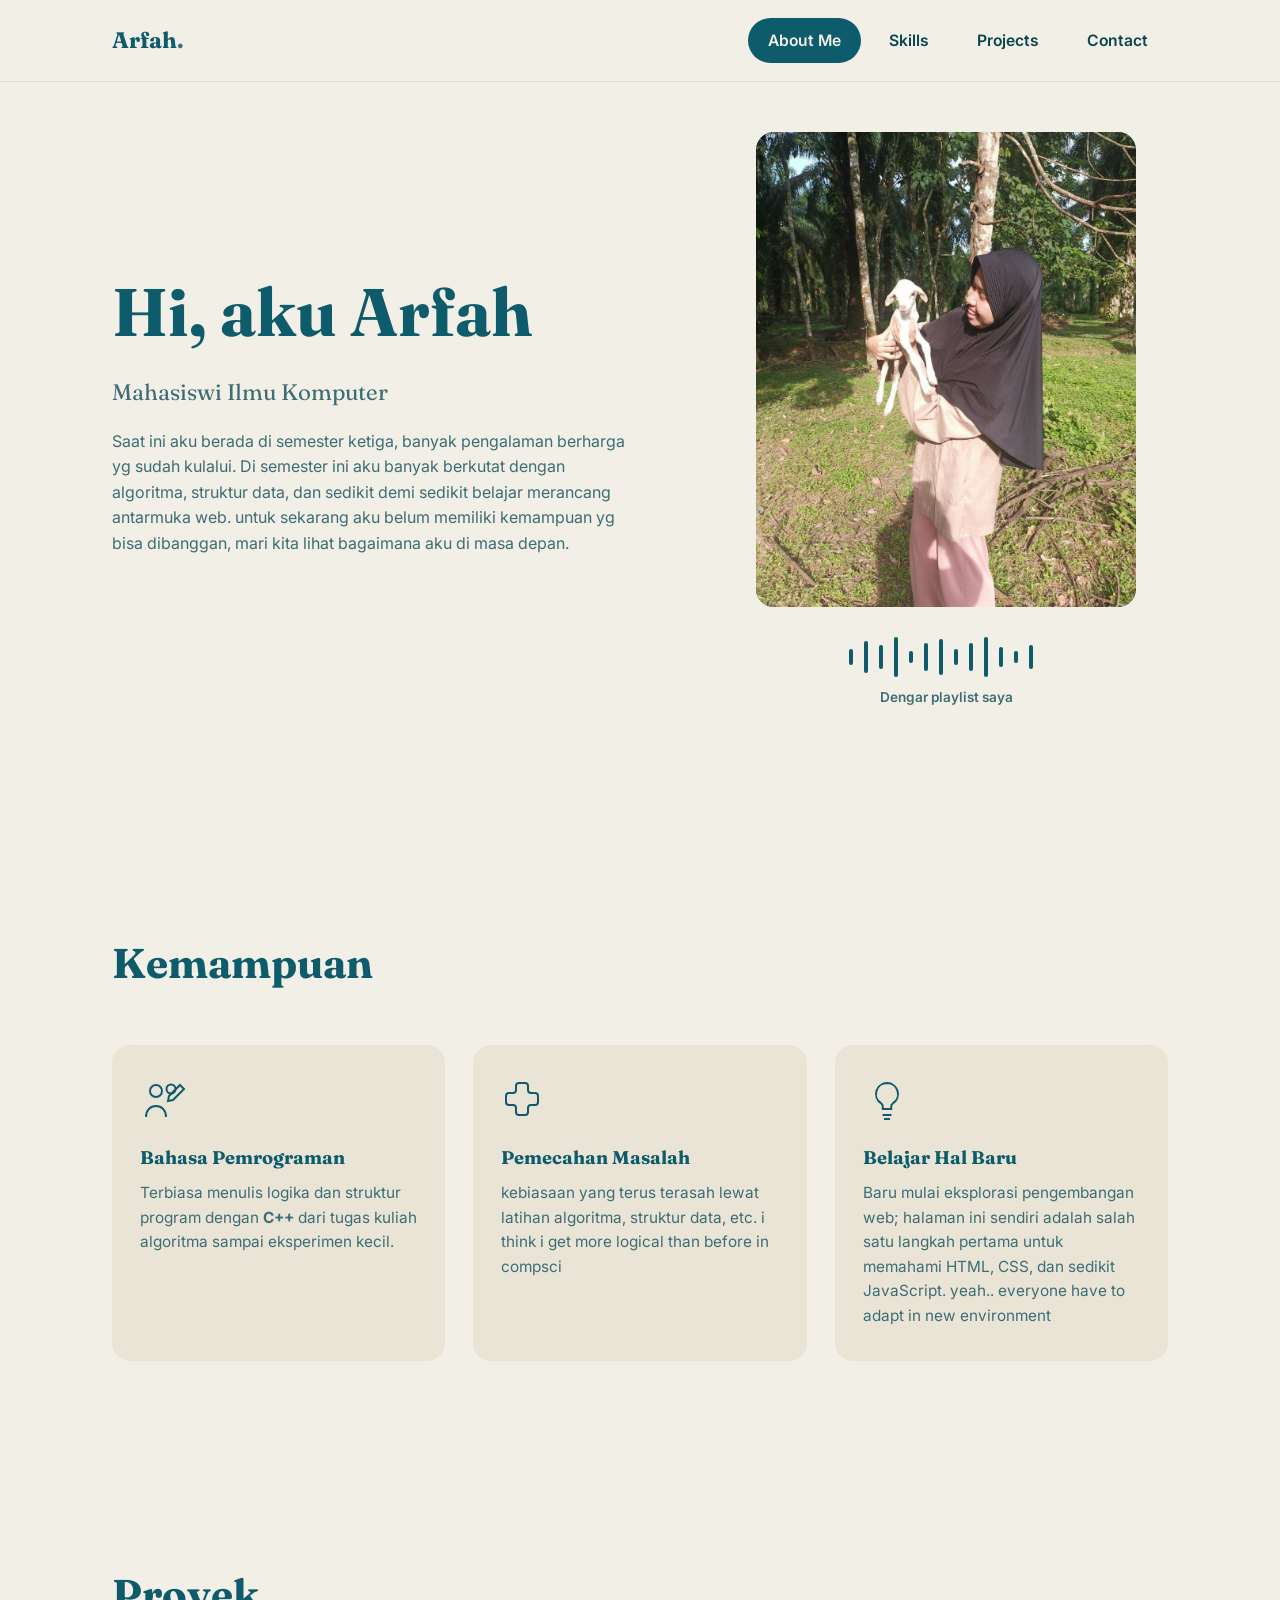
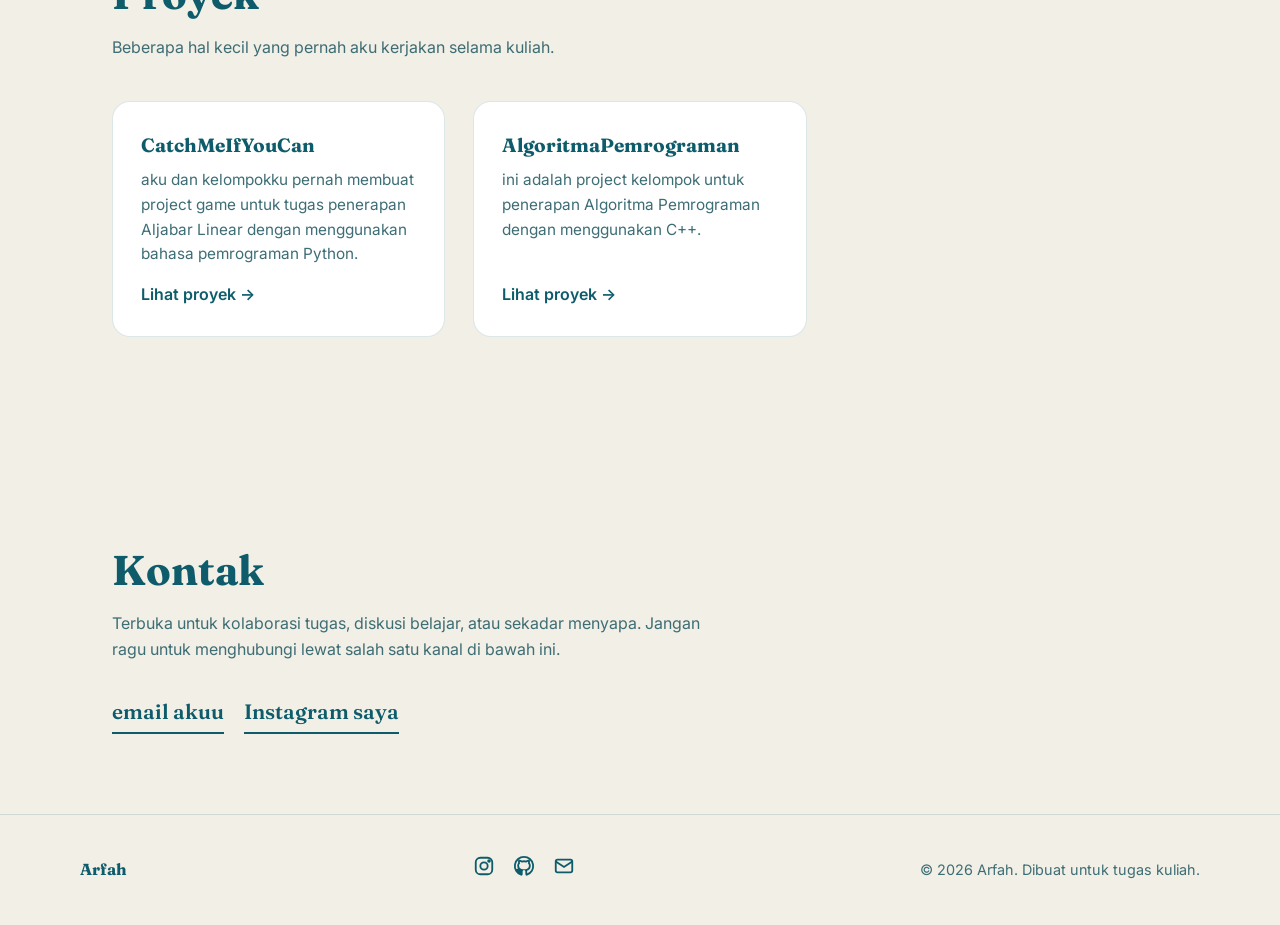
<file: index.html>
<!DOCTYPE html>
<html lang="id">
<head>
<meta charset="UTF-8">
<meta name="viewport" content="width=device-width, initial-scale=1.0">
<title>Arfah — Portofolio</title>
<link rel="preconnect" href="https://fonts.googleapis.com">
<link rel="preconnect" href="https://fonts.gstatic.com" crossorigin>
<link href="https://fonts.googleapis.com/css2?family=Fraunces:opsz,wght@9..144,400;9..144,600;9..144,700&family=Inter:wght@400;500;600;700&display=swap" rel="stylesheet">
<link rel="stylesheet" href="style.css">
</head>
<body>
 
<header class="topbar" id="topbar">
  <div class="topbar__inner">
    <a href="#about" class="brand">Arfah<span class="brand__dot">.</span></a>
    <nav class="nav" id="nav">
      <a href="#about" class="nav__link" data-section="about">About Me</a>
      <a href="#skills" class="nav__link" data-section="skills">Skills</a>
      <a href="#projects" class="nav__link" data-section="projects">Projects</a>
      <a href="#contact" class="nav__link" data-section="contact">Contact</a>
    </nav>
    <button class="nav-toggle" id="navToggle" aria-label="Buka menu" aria-expanded="false">
      <span></span><span></span><span></span>
    </button>
  </div>
</header>
 
<main>
 
  <!-- ABOUT -->
  <section id="about" class="section about">
    <div class="about__text">
      <h1 class="about__title">Hi, aku Arfah</h1>
      <p class="about__role">Mahasiswi Ilmu Komputer</p>
      <p class="about__desc">
        Saat ini aku berada di semester ketiga, banyak pengalaman berharga yg sudah kulalui.
        Di semester ini aku banyak berkutat dengan algoritma, struktur data,
        dan sedikit demi sedikit belajar merancang antarmuka web.
        untuk sekarang aku belum memiliki kemampuan yg bisa dibanggan, mari kita lihat bagaimana aku di masa depan.
      </p>
    </div>
    <div class="about__media">
      <div class="photo-box">
        <img src="arfah&mbek.jpg" alt="Foto Arfah">
      </div>
      <a href="https://open.spotify.com/user/31gzqc42ki2uyovnja562tnfj3da" class="waveform-link" target="_blank" rel="noopener">
        <svg class="waveform" viewBox="0 0 200 40" aria-hidden="true">
          <g stroke="currentColor" stroke-width="4" stroke-linecap="round">
            <line x1="5" y1="14" x2="5" y2="26"/>
            <line x1="20" y1="6" x2="20" y2="34"/>
            <line x1="35" y1="10" x2="35" y2="30"/>
            <line x1="50" y1="2" x2="50" y2="38"/>
            <line x1="65" y1="16" x2="65" y2="24"/>
            <line x1="80" y1="8" x2="80" y2="32"/>
            <line x1="95" y1="4" x2="95" y2="36"/>
            <line x1="110" y1="14" x2="110" y2="26"/>
            <line x1="125" y1="8" x2="125" y2="32"/>
            <line x1="140" y1="2" x2="140" y2="38"/>
            <line x1="155" y1="12" x2="155" y2="28"/>
            <line x1="170" y1="16" x2="170" y2="24"/>
            <line x1="185" y1="10" x2="185" y2="30"/>
          </g>
        </svg>
        <span class="waveform-link__label">Dengar playlist saya</span>
      </a>
    </div>
  </section>
 
  <!-- SKILLS -->
  <section id="skills" class="section skills">
    <h2 class="section__heading">Kemampuan</h2>
    <div class="skills__grid">
 
      <div class="skill-card">
        <div class="skill-card__icon">
          <svg viewBox="0 0 48 48" fill="none" stroke="currentColor" stroke-width="2">
            <circle cx="16" cy="14" r="6"/>
            <path d="M6 40c0-7 4.5-11 10-11s10 4 10 11"/>
            <circle cx="31" cy="12" r="4.5"/>
            <path d="M40 8l4 4-11 11-5 1 1-5z"/>
          </svg>
        </div>
        <h3>Bahasa Pemrograman</h3>
        <p>Terbiasa menulis logika dan struktur program dengan <strong>C++</strong>
         dari tugas kuliah algoritma sampai eksperimen kecil.</p>
      </div>
 
      <div class="skill-card">
        <div class="skill-card__icon">
          <svg viewBox="0 0 48 48" fill="none" stroke="currentColor" stroke-width="2">
            <path d="M18 6h6a3 3 0 013 3v4a3 3 0 003 3h4a3 3 0 013 3v6a3 3 0 01-3 3h-4a3 3 0 00-3 3v4a3 3 0 01-3 3h-6a3 3 0 01-3-3v-4a3 3 0 00-3-3H8a3 3 0 01-3-3v-6a3 3 0 013-3h4a3 3 0 003-3V9a3 3 0 013-3z"/>
          </svg>
        </div>
        <h3>Pemecahan Masalah</h3>
        <p>kebiasaan yang terus terasah lewat latihan algoritma, struktur data, etc.
           i think i get more logical than before in compsci
        </p>
      </div>
 
      <div class="skill-card">
        <div class="skill-card__icon">
          <svg viewBox="0 0 48 48" fill="none" stroke="currentColor" stroke-width="2">
            <path d="M24 6a11 11 0 00-6 20.2c1.1.8 1.8 2 1.8 3.3V32h8.4v-2.5c0-1.3.7-2.5 1.8-3.3A11 11 0 0024 6z"/>
            <path d="M19.5 38h9M21 42h6"/>
          </svg>
        </div>
        <h3>Belajar Hal Baru</h3>
        <p>Baru mulai eksplorasi pengembangan web; halaman ini sendiri adalah salah satu
          langkah pertama untuk memahami HTML, CSS, dan sedikit JavaScript. yeah.. everyone have to adapt in new environment</p>
      </div>
 
    </div>
  </section>
 
  <!-- PROJECTS -->
  <section id="projects" class="section projects">
    <h2 class="section__heading">Proyek</h2>
    <p class="section__intro">Beberapa hal kecil yang pernah aku kerjakan selama kuliah.</p>
 
    <div class="projects__grid">
      <article class="project-card">
        <h3>CatchMeIfYouCan</h3>
        <p>aku dan kelompokku pernah membuat project game untuk tugas penerapan Aljabar Linear dengan menggunakan bahasa pemrograman Python.</p>
        <a href="https://github.com/arfah-code/game-pythonALin/blob/main/README.md" class="project-card__link">Lihat proyek →</a>
      </article>
      <article class="project-card">
        <h3>AlgoritmaPemrograman</h3>
        <p>ini adalah project kelompok untuk penerapan Algoritma Pemrograman dengan menggunakan C++.</p>
        <a href="https://github.com/rizqafaiza/UAS_AP_18tulation" class="project-card__link" target="_blank" rel="noopener">Lihat proyek →</a>
      </article>
    </div>
  </section>
 
  <!-- CONTACT -->
  <section id="contact" class="section contact">
    <h2 class="section__heading">Kontak</h2>
    <p class="section__intro">
      Terbuka untuk kolaborasi tugas, diskusi belajar, atau sekadar menyapa.
      Jangan ragu untuk menghubungi lewat salah satu kanal di bawah ini.
    </p>
    <div class="contact__links">
      <a href="mailto:arfahmadani226@gmail.com" class="contact__link">email akuu</a>
      <a href="https://www.instagram.com/first.theone.ineffable/" class="contact__link">Instagram saya</a>
    </div>
  </section>
 
</main>
 
<footer class="footer">
  <div class="footer__inner">
    <p class="footer__name">Arfah</p>
    <div class="footer__socials">
      <a href="https://www.instagram.com/first.theone.ineffable/" aria-label="Instagram">
        <svg viewBox="0 0 24 24" fill="none" stroke="currentColor" stroke-width="2"><rect x="3" y="3" width="18" height="18" rx="5"/><circle cx="12" cy="12" r="4"/><circle cx="17.5" cy="6.5" r="1"/></svg>
      </a>
      <a href="https://github.com/arfah-code" aria-label="GitHub">
        <svg viewBox="0 0 24 24" fill="none" stroke="currentColor" stroke-width="2"><path d="M12 2a10 10 0 00-3.16 19.49c.5.09.68-.22.68-.48v-1.7c-2.78.6-3.37-1.34-3.37-1.34-.46-1.16-1.11-1.47-1.11-1.47-.91-.62.07-.6.07-.6 1 .07 1.53 1.03 1.53 1.03.89 1.53 2.34 1.09 2.91.83.09-.65.35-1.09.63-1.34-2.22-.25-4.56-1.11-4.56-4.94 0-1.09.39-1.98 1.03-2.68-.1-.25-.45-1.27.1-2.65 0 0 .84-.27 2.75 1.02a9.4 9.4 0 015 0c1.9-1.29 2.75-1.02 2.75-1.02.55 1.38.2 2.4.1 2.65.64.7 1.03 1.59 1.03 2.68 0 3.84-2.34 4.68-4.57 4.93.36.31.68.92.68 1.85v2.74c0 .27.18.58.69.48A10 10 0 0012 2z"/></svg>
      </a>
      <a href="mailto:arfahmadani226@gmail.com" aria-label="Email">
        <svg viewBox="0 0 24 24" fill="none" stroke="currentColor" stroke-width="2"><rect x="3" y="5" width="18" height="14" rx="2"/><path d="M3 7l9 6 9-6"/></svg>
      </a>
    </div>
    <p class="footer__copy">© 2026 Arfah. Dibuat untuk tugas kuliah.</p>
  </div>
</footer>
 
<script src="script.js"></script>
</body>
</html>
</file>
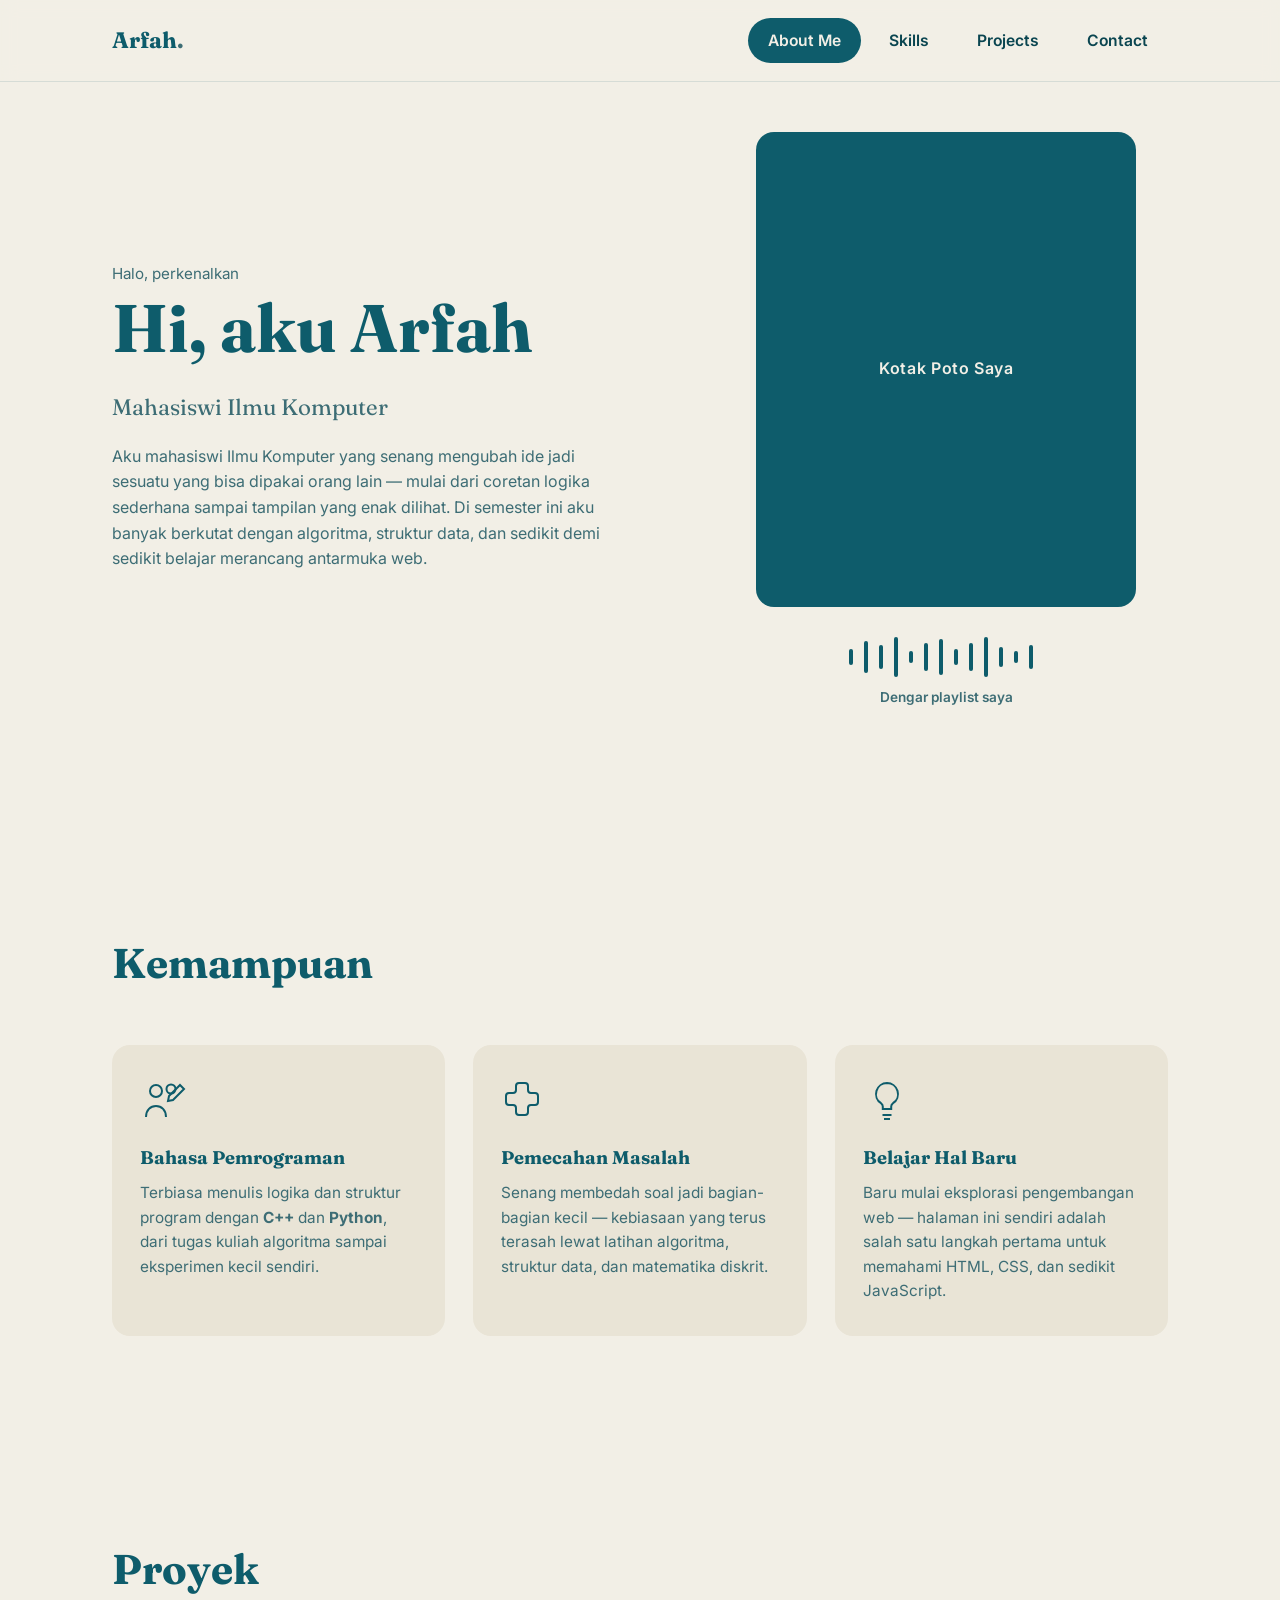
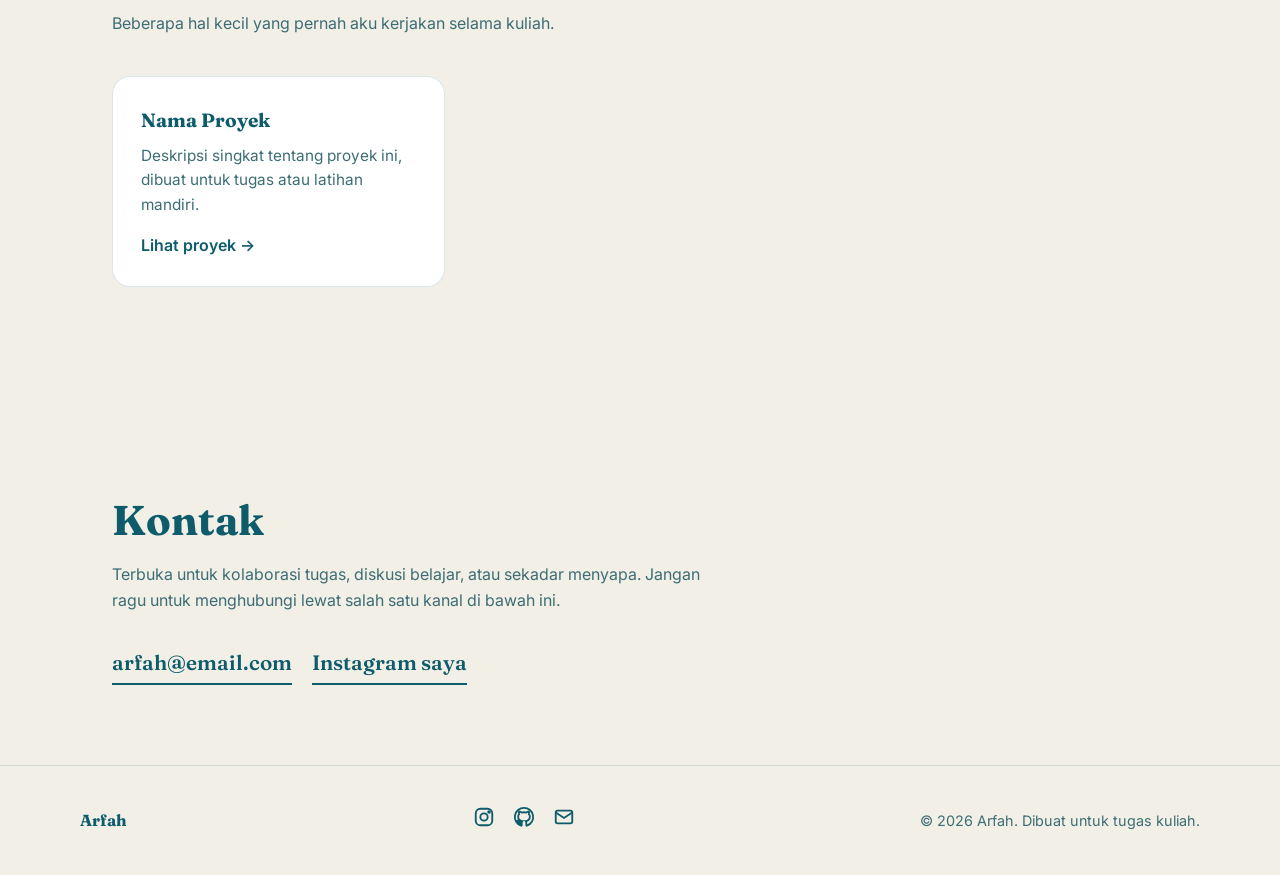
<file: index (2).html>
<!DOCTYPE html>
<html lang="id">
<head>
<meta charset="UTF-8">
<meta name="viewport" content="width=device-width, initial-scale=1.0">
<title>Arfah — Portofolio</title>
<link rel="preconnect" href="https://fonts.googleapis.com">
<link rel="preconnect" href="https://fonts.gstatic.com" crossorigin>
<link href="https://fonts.googleapis.com/css2?family=Fraunces:opsz,wght@9..144,400;9..144,600;9..144,700&family=Inter:wght@400;500;600;700&display=swap" rel="stylesheet">
<link rel="stylesheet" href="style.css">
</head>
<body>
 
<header class="topbar" id="topbar">
  <div class="topbar__inner">
    <a href="#about" class="brand">Arfah<span class="brand__dot">.</span></a>
    <nav class="nav" id="nav">
      <a href="#about" class="nav__link" data-section="about">About Me</a>
      <a href="#skills" class="nav__link" data-section="skills">Skills</a>
      <a href="#projects" class="nav__link" data-section="projects">Projects</a>
      <a href="#contact" class="nav__link" data-section="contact">Contact</a>
    </nav>
    <button class="nav-toggle" id="navToggle" aria-label="Buka menu" aria-expanded="false">
      <span></span><span></span><span></span>
    </button>
  </div>
</header>
 
<main>
 
  <!-- ABOUT -->
  <section id="about" class="section about">
    <div class="about__text">
      <p class="eyebrow">Halo, perkenalkan</p>
      <h1 class="about__title">Hi, aku Arfah</h1>
      <p class="about__role">Mahasiswi Ilmu Komputer</p>
      <p class="about__desc">
        Aku mahasiswi Ilmu Komputer yang senang mengubah ide jadi sesuatu yang bisa
        dipakai orang lain — mulai dari coretan logika sederhana sampai tampilan yang
        enak dilihat. Di semester ini aku banyak berkutat dengan algoritma, struktur data,
        dan sedikit demi sedikit belajar merancang antarmuka web.
      </p>
    </div>
    <div class="about__media">
      <div class="photo-box">
        <span>Kotak Poto Saya</span>
      </div>
      <a href="https://open.spotify.com/user/gantidengantautanmu" class="waveform-link" target="_blank" rel="noopener" aria-label="Dengar playlist saya di Spotify">
        <svg class="waveform" viewBox="0 0 200 40" aria-hidden="true">
          <g stroke="currentColor" stroke-width="4" stroke-linecap="round">
            <line x1="5" y1="14" x2="5" y2="26"/>
            <line x1="20" y1="6" x2="20" y2="34"/>
            <line x1="35" y1="10" x2="35" y2="30"/>
            <line x1="50" y1="2" x2="50" y2="38"/>
            <line x1="65" y1="16" x2="65" y2="24"/>
            <line x1="80" y1="8" x2="80" y2="32"/>
            <line x1="95" y1="4" x2="95" y2="36"/>
            <line x1="110" y1="14" x2="110" y2="26"/>
            <line x1="125" y1="8" x2="125" y2="32"/>
            <line x1="140" y1="2" x2="140" y2="38"/>
            <line x1="155" y1="12" x2="155" y2="28"/>
            <line x1="170" y1="16" x2="170" y2="24"/>
            <line x1="185" y1="10" x2="185" y2="30"/>
          </g>
        </svg>
        <span class="waveform-link__label">Dengar playlist saya</span>
      </a>
    </div>
  </section>
 
  <!-- SKILLS -->
  <section id="skills" class="section skills">
    <h2 class="section__heading">Kemampuan</h2>
    <div class="skills__grid">
 
      <div class="skill-card">
        <div class="skill-card__icon">
          <svg viewBox="0 0 48 48" fill="none" stroke="currentColor" stroke-width="2">
            <circle cx="16" cy="14" r="6"/>
            <path d="M6 40c0-7 4.5-11 10-11s10 4 10 11"/>
            <circle cx="31" cy="12" r="4.5"/>
            <path d="M40 8l4 4-11 11-5 1 1-5z"/>
          </svg>
        </div>
        <h3>Bahasa Pemrograman</h3>
        <p>Terbiasa menulis logika dan struktur program dengan <strong>C++</strong> dan
          <strong>Python</strong>, dari tugas kuliah algoritma sampai eksperimen kecil sendiri.</p>
      </div>
 
      <div class="skill-card">
        <div class="skill-card__icon">
          <svg viewBox="0 0 48 48" fill="none" stroke="currentColor" stroke-width="2">
            <path d="M18 6h6a3 3 0 013 3v4a3 3 0 003 3h4a3 3 0 013 3v6a3 3 0 01-3 3h-4a3 3 0 00-3 3v4a3 3 0 01-3 3h-6a3 3 0 01-3-3v-4a3 3 0 00-3-3H8a3 3 0 01-3-3v-6a3 3 0 013-3h4a3 3 0 003-3V9a3 3 0 013-3z"/>
          </svg>
        </div>
        <h3>Pemecahan Masalah</h3>
        <p>Senang membedah soal jadi bagian-bagian kecil — kebiasaan yang terus terasah lewat
          latihan algoritma, struktur data, dan matematika diskrit.</p>
      </div>
 
      <div class="skill-card">
        <div class="skill-card__icon">
          <svg viewBox="0 0 48 48" fill="none" stroke="currentColor" stroke-width="2">
            <path d="M24 6a11 11 0 00-6 20.2c1.1.8 1.8 2 1.8 3.3V32h8.4v-2.5c0-1.3.7-2.5 1.8-3.3A11 11 0 0024 6z"/>
            <path d="M19.5 38h9M21 42h6"/>
          </svg>
        </div>
        <h3>Belajar Hal Baru</h3>
        <p>Baru mulai eksplorasi pengembangan web — halaman ini sendiri adalah salah satu
          langkah pertama untuk memahami HTML, CSS, dan sedikit JavaScript.</p>
      </div>
 
    </div>
  </section>
 
  <!-- PROJECTS -->
  <section id="projects" class="section projects">
    <h2 class="section__heading">Proyek</h2>
    <p class="section__intro">Beberapa hal kecil yang pernah aku kerjakan selama kuliah.</p>
 
    <div class="projects__grid">
      <article class="project-card">
        <h3>Nama Proyek</h3>
        <p>Deskripsi singkat tentang proyek ini, dibuat untuk tugas atau latihan mandiri.</p>
        <a href="#" class="project-card__link">Lihat proyek →</a>
      </article>
    </div>
  </section>
 
  <!-- CONTACT -->
  <section id="contact" class="section contact">
    <h2 class="section__heading">Kontak</h2>
    <p class="section__intro">
      Terbuka untuk kolaborasi tugas, diskusi belajar, atau sekadar menyapa.
      Jangan ragu untuk menghubungi lewat salah satu kanal di bawah ini.
    </p>
    <div class="contact__links">
      <a href="mailto:arfah@email.com" class="contact__link">arfah@email.com</a>
      <a href="#" class="contact__link">Instagram saya</a>
    </div>
  </section>
 
</main>
 
<footer class="footer">
  <div class="footer__inner">
    <p class="footer__name">Arfah</p>
    <div class="footer__socials">
      <a href="#" aria-label="Instagram">
        <svg viewBox="0 0 24 24" fill="none" stroke="currentColor" stroke-width="2"><rect x="3" y="3" width="18" height="18" rx="5"/><circle cx="12" cy="12" r="4"/><circle cx="17.5" cy="6.5" r="1"/></svg>
      </a>
      <a href="#" aria-label="GitHub">
        <svg viewBox="0 0 24 24" fill="none" stroke="currentColor" stroke-width="2"><path d="M12 2a10 10 0 00-3.16 19.49c.5.09.68-.22.68-.48v-1.7c-2.78.6-3.37-1.34-3.37-1.34-.46-1.16-1.11-1.47-1.11-1.47-.91-.62.07-.6.07-.6 1 .07 1.53 1.03 1.53 1.03.89 1.53 2.34 1.09 2.91.83.09-.65.35-1.09.63-1.34-2.22-.25-4.56-1.11-4.56-4.94 0-1.09.39-1.98 1.03-2.68-.1-.25-.45-1.27.1-2.65 0 0 .84-.27 2.75 1.02a9.4 9.4 0 015 0c1.9-1.29 2.75-1.02 2.75-1.02.55 1.38.2 2.4.1 2.65.64.7 1.03 1.59 1.03 2.68 0 3.84-2.34 4.68-4.57 4.93.36.31.68.92.68 1.85v2.74c0 .27.18.58.69.48A10 10 0 0012 2z"/></svg>
      </a>
      <a href="mailto:arfah@email.com" aria-label="Email">
        <svg viewBox="0 0 24 24" fill="none" stroke="currentColor" stroke-width="2"><rect x="3" y="5" width="18" height="14" rx="2"/><path d="M3 7l9 6 9-6"/></svg>
      </a>
    </div>
    <p class="footer__copy">© 2026 Arfah. Dibuat untuk tugas kuliah.</p>
  </div>
</footer>
 
<script src="script.js"></script>
</body>
</html>
</file>
<file: style.css>
/* ===== Variabel & Reset ===== */
:root {
  --bg: #f2efe6;
  --ink: #0e5c6b;
  --ink-dark: #0a4550;
  --ink-soft: #3d6d75;
  --paper: #ffffff;
  --card: #e9e4d6;
  --radius: 18px;
  --max-width: 1120px;
  --font-display: "Fraunces", serif;
  --font-body: "Inter", sans-serif;
}
 
* { box-sizing: border-box; }
 
html {
  scroll-behavior: smooth;
  scroll-padding-top: 90px;
}
 
body {
  margin: 0;
  background: var(--bg);
  color: var(--ink-dark);
  font-family: var(--font-body);
  line-height: 1.6;
}
 
h1, h2, h3 {
  font-family: var(--font-display);
  color: var(--ink);
  margin: 0 0 0.4em;
}
 
p { margin: 0 0 1em; }
 
a { color: inherit; }
 
.section {
  max-width: var(--max-width);
  margin: 0 auto;
  padding: 120px 32px 80px;
}
 
.section__heading {
  font-size: clamp(2rem, 4vw, 2.6rem);
  margin-bottom: 0.2em;
}
 
.section__intro {
  max-width: 60ch;
  color: var(--ink-soft);
}
 
.eyebrow {
  color: var(--ink-soft);
  font-size: 0.95rem;
  margin-bottom: 0.4em;
}
 
.btn {
  display: inline-block;
  padding: 14px 28px;
  border-radius: 999px;
  font-weight: 600;
  text-decoration: none;
  transition: transform 0.15s ease, background 0.15s ease;
}
 
.btn--primary {
  background: var(--ink);
  color: var(--bg);
}
 
.btn--primary:hover {
  background: var(--ink-dark);
  transform: translateY(-2px);
}
 
/* ===== Top Navigation ===== */
.topbar {
  position: fixed;
  top: 0;
  left: 0;
  right: 0;
  z-index: 100;
  background: rgba(242, 239, 230, 0.85);
  backdrop-filter: blur(8px);
  border-bottom: 1px solid rgba(14, 92, 107, 0.12);
}
 
.topbar__inner {
  max-width: var(--max-width);
  margin: 0 auto;
  padding: 18px 32px;
  display: flex;
  align-items: center;
  justify-content: space-between;
}
 
.brand {
  font-family: var(--font-display);
  font-size: 1.4rem;
  font-weight: 700;
  color: var(--ink);
  text-decoration: none;
}
 
.brand__dot { color: var(--ink-soft); }
 
.nav {
  display: flex;
  gap: 8px;
}
 
.nav__link {
  text-decoration: none;
  color: var(--ink-dark);
  font-weight: 600;
  font-size: 0.98rem;
  padding: 10px 20px;
  border-radius: 999px;
  transition: background 0.2s ease, color 0.2s ease;
}
 
.nav__link:hover {
  background: rgba(14, 92, 107, 0.08);
}
 
.nav__link.is-active {
  background: var(--ink);
  color: var(--bg);
}
 
.nav-toggle {
  display: none;
  flex-direction: column;
  justify-content: center;
  gap: 5px;
  width: 40px;
  height: 40px;
  background: none;
  border: none;
  cursor: pointer;
}
 
.nav-toggle span {
  display: block;
  width: 100%;
  height: 2px;
  background: var(--ink);
}
 
/* ===== About ===== */
.about {
  display: flex;
  align-items: center;
  gap: 64px;
  min-height: 90vh;
}
 
.about__text { flex: 1 1 50%; }
 
.about__title {
  font-size: clamp(2.6rem, 6vw, 4.2rem);
  line-height: 1.05;
}
 
.about__role {
  font-family: var(--font-display);
  font-size: 1.4rem;
  color: var(--ink-soft);
  margin-bottom: 0.8em;
}
 
.about__desc {
  max-width: 52ch;
  color: var(--ink-soft);
}
 
.about__media {
  flex: 1 1 40%;
  display: flex;
  flex-direction: column;
  align-items: center;
  gap: 20px;
}
 
.photo-box {
  width: 100%;
  aspect-ratio: 4 / 5;
  max-width: 380px;
  background: var(--ink);
  border-radius: var(--radius);
  display: flex;
  align-items: center;
  justify-content: center;
  color: var(--bg);
  font-weight: 600;
  letter-spacing: 0.04em;
  text-align: center;
  overflow: hidden;
}

.photo-box img {
  width: 100%;
  height: 100%;
  object-fit: cover;
  border-radius: var(--radius);
}
 
.waveform-link {
  display: inline-flex;
  flex-direction: column;
  align-items: center;
  gap: 10px;
  text-decoration: none;
  color: var(--ink);
  padding: 10px 18px;
  border-radius: 999px;
  transition: background 0.2s ease, transform 0.15s ease;
}
 
.waveform-link:hover {
  background: rgba(14, 92, 107, 0.08);
  transform: translateY(-2px);
}
 
.waveform {
  width: 200px;
  height: 40px;
  color: var(--ink);
}
 
.waveform-link__label {
  font-size: 0.85rem;
  font-weight: 600;
  color: var(--ink-soft);
}
 
/* ===== Skills ===== */
.skills__grid {
  display: grid;
  grid-template-columns: repeat(3, 1fr);
  gap: 28px;
  margin-top: 48px;
}
 
.skill-card {
  background: var(--card);
  border-radius: var(--radius);
  padding: 32px 28px;
}
 
.skill-card__icon {
  width: 48px;
  height: 48px;
  color: var(--ink);
  margin-bottom: 18px;
}
 
.skill-card h3 {
  font-size: 1.15rem;
  margin-bottom: 0.5em;
}
 
.skill-card p {
  color: var(--ink-soft);
  font-size: 0.96rem;
  margin: 0;
}
 
/* ===== Projects ===== */
.projects__grid {
  display: grid;
  grid-template-columns: repeat(3, 1fr);
  gap: 28px;
  margin-top: 40px;
}
 
.project-card {
  grid-column: span 1;
  max-width: 380px;
  background: var(--paper);
  border: 1px solid rgba(14, 92, 107, 0.15);
  border-radius: var(--radius);
  padding: 28px;
  display: flex;
  flex-direction: column;
}
 
.project-card h3 {
  font-size: 1.2rem;
}
 
.project-card p {
  color: var(--ink-soft);
  font-size: 0.96rem;
  flex-grow: 1;
}
 
.project-card__link {
  text-decoration: none;
  font-weight: 600;
  color: var(--ink);
}
 
/* ===== Contact ===== */
.contact__links {
  display: flex;
  flex-wrap: wrap;
  gap: 20px;
  margin-top: 32px;
}
 
.contact__link {
  text-decoration: none;
  font-family: var(--font-display);
  font-weight: 600;
  font-size: 1.3rem;
  color: var(--ink);
  border-bottom: 2px solid var(--ink);
  padding-bottom: 4px;
}
 
/* ===== Footer ===== */
.footer {
  border-top: 1px solid rgba(14, 92, 107, 0.15);
  padding: 40px 32px;
}
 
.footer__inner {
  max-width: var(--max-width);
  margin: 0 auto;
  display: flex;
  flex-wrap: wrap;
  align-items: center;
  justify-content: space-between;
  gap: 20px;
}
 
.footer__name {
  font-family: var(--font-display);
  font-weight: 700;
  color: var(--ink);
  margin: 0;
}
 
.footer__socials {
  display: flex;
  gap: 18px;
}
 
.footer__socials svg {
  width: 22px;
  height: 22px;
  color: var(--ink);
}
 
.footer__copy {
  color: var(--ink-soft);
  font-size: 0.9rem;
  margin: 0;
}
 
/* ===== Media Queries ===== */
@media (max-width: 900px) {
  .about { flex-direction: column-reverse; text-align: center; gap: 40px; }
  .about__desc { margin-left: auto; margin-right: auto; }
  .about__media { align-items: center; }
  .skills__grid { grid-template-columns: repeat(2, 1fr); }
  .projects__grid { grid-template-columns: repeat(2, 1fr); }
}
 
@media (max-width: 680px) {
  .topbar__inner { padding: 16px 20px; }
  .nav {
    position: absolute;
    top: 100%;
    left: 0;
    right: 0;
    background: var(--bg);
    flex-direction: column;
    padding: 12px 20px 20px;
    border-bottom: 1px solid rgba(14, 92, 107, 0.12);
    display: none;
  }
  .nav.is-open { display: flex; }
  .nav__link { text-align: center; }
  .nav-toggle { display: flex; }
 
  .section { padding: 100px 20px 60px; }
  .skills__grid { grid-template-columns: 1fr; }
  .projects__grid { grid-template-columns: 1fr; }
  .footer__inner { flex-direction: column; text-align: center; }
}
</file>
